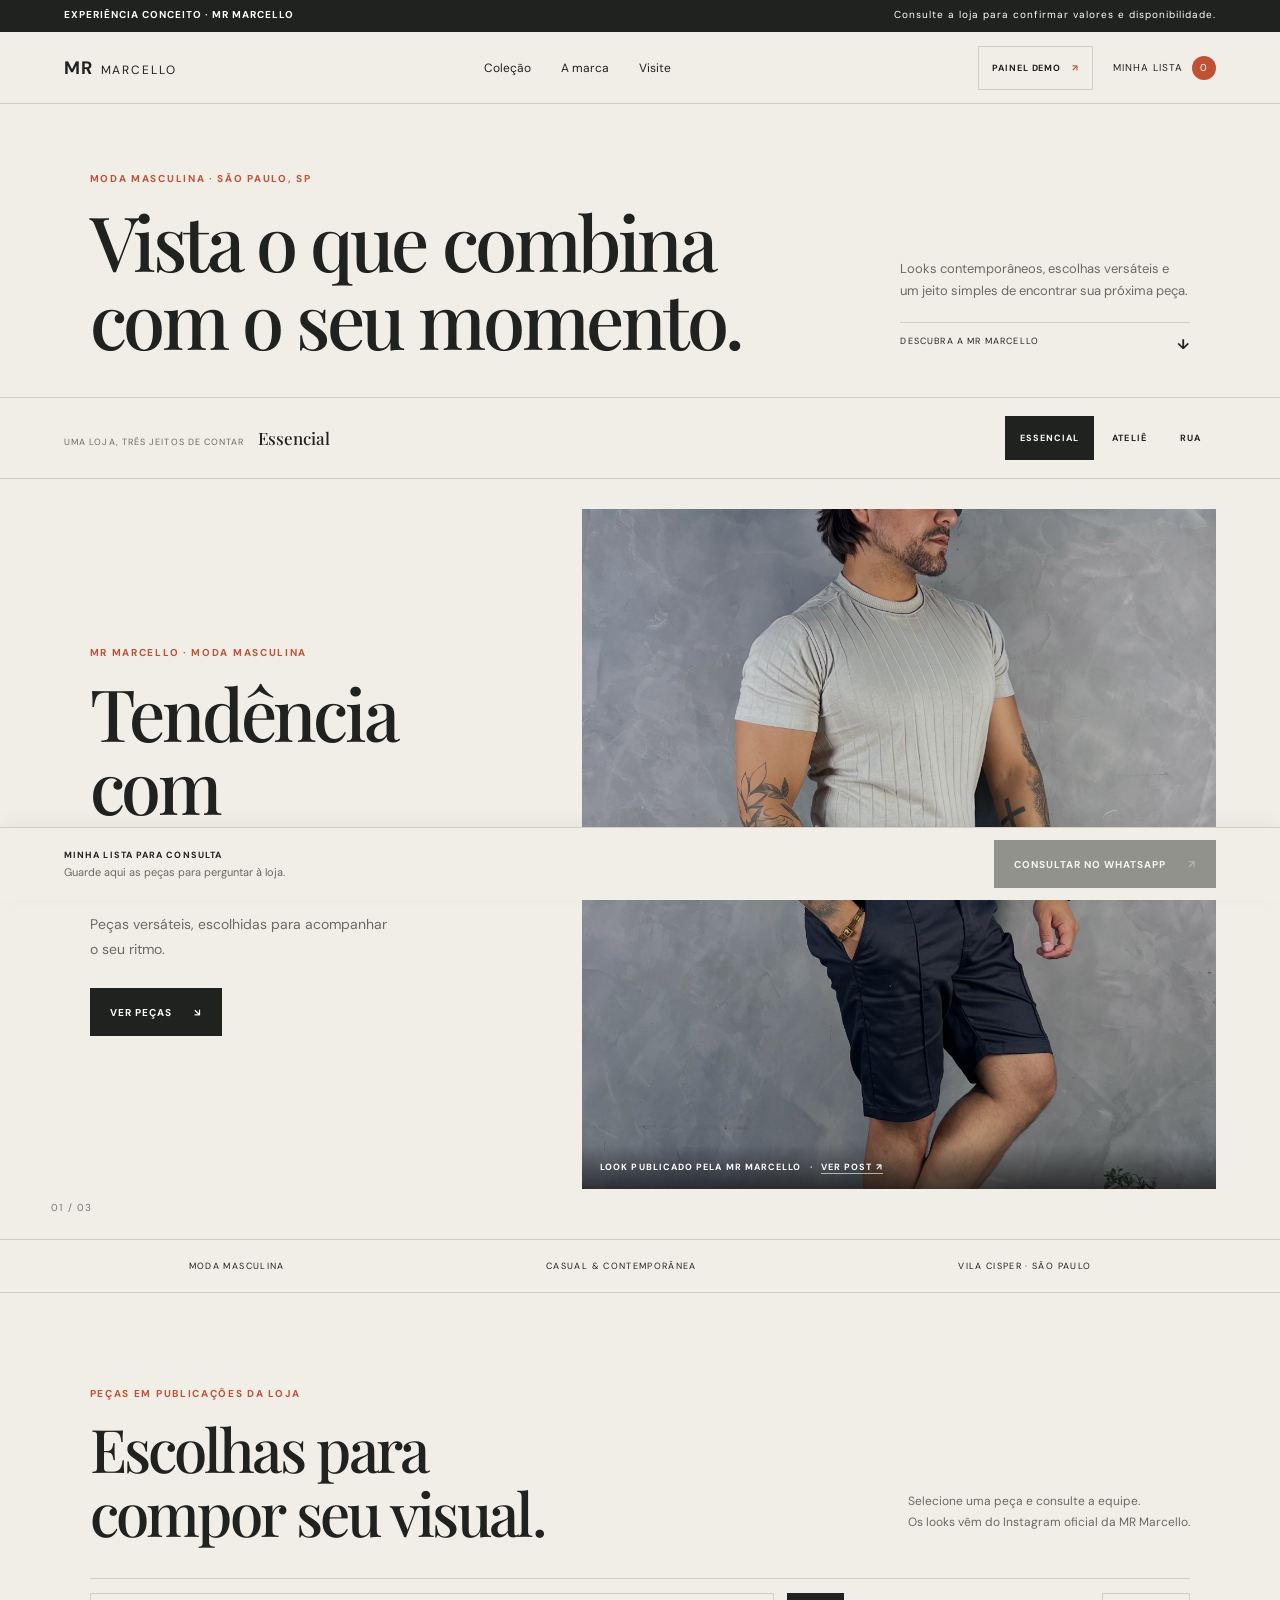
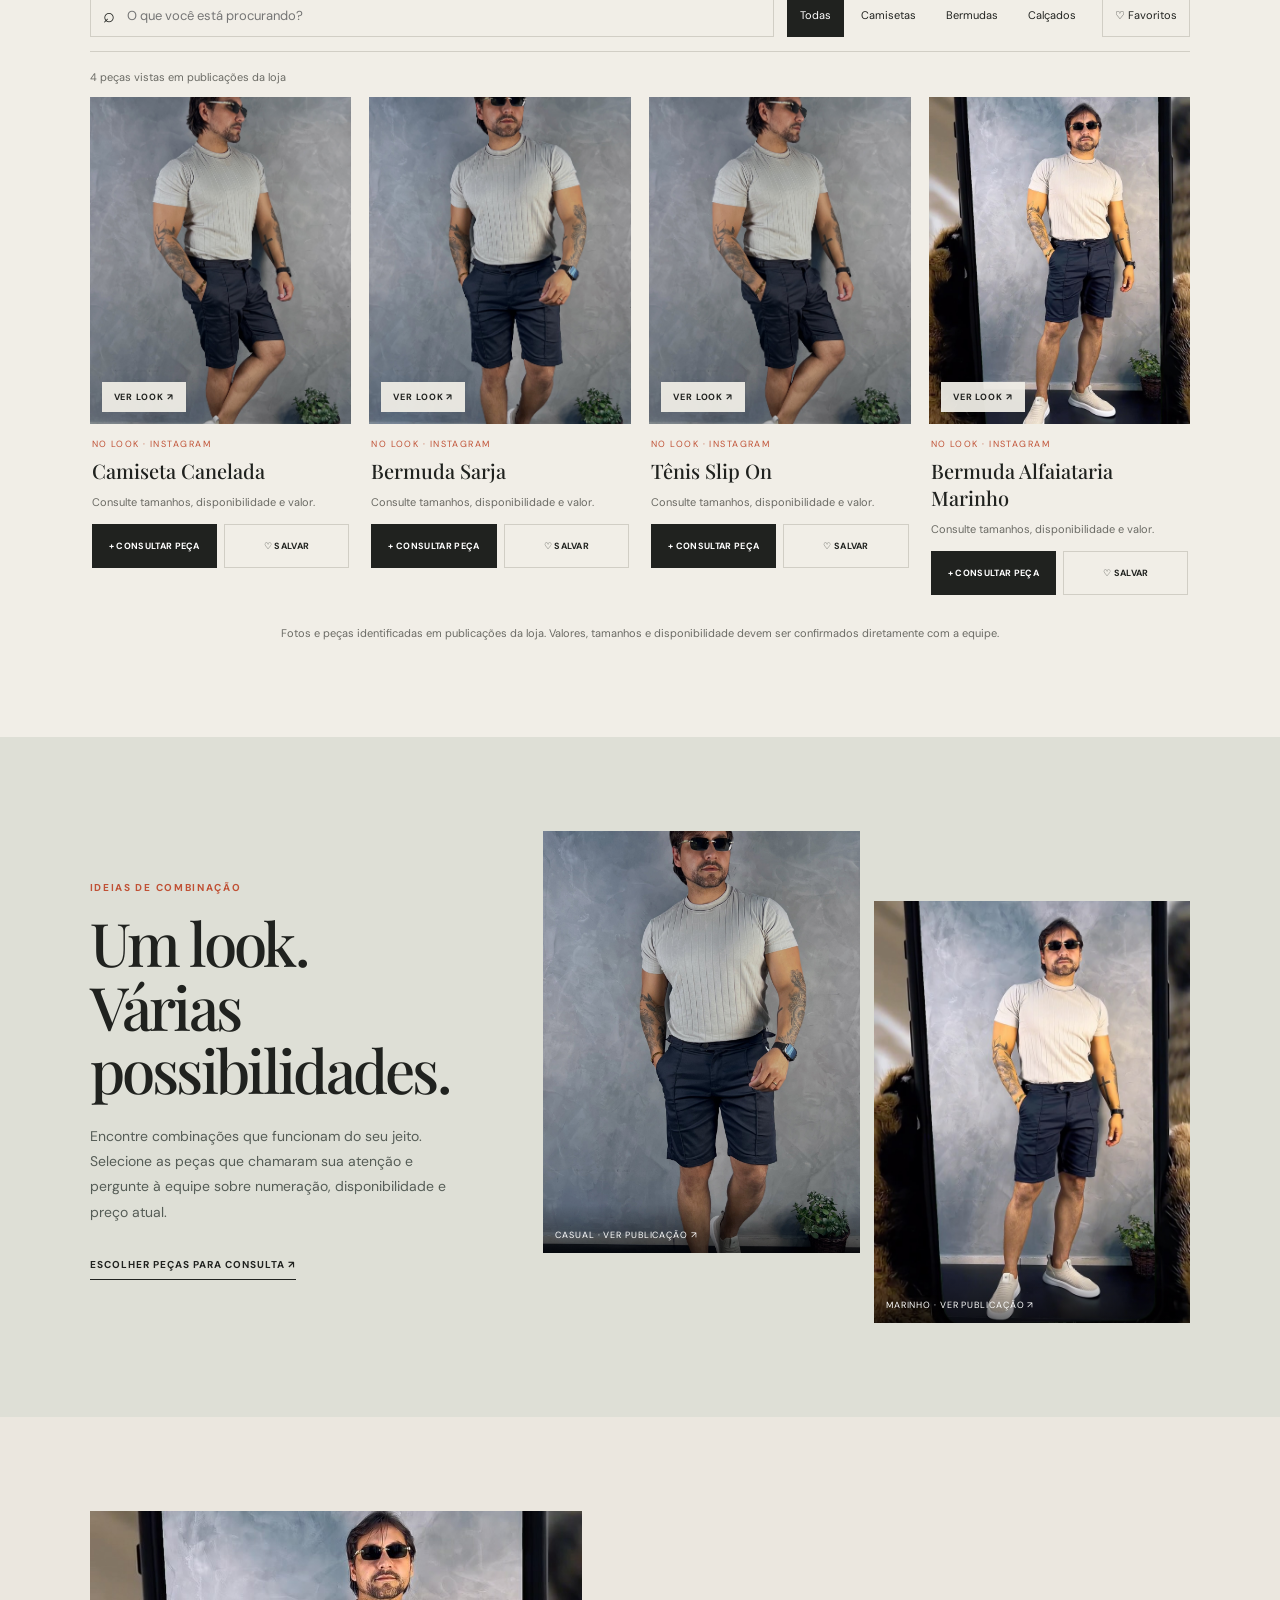
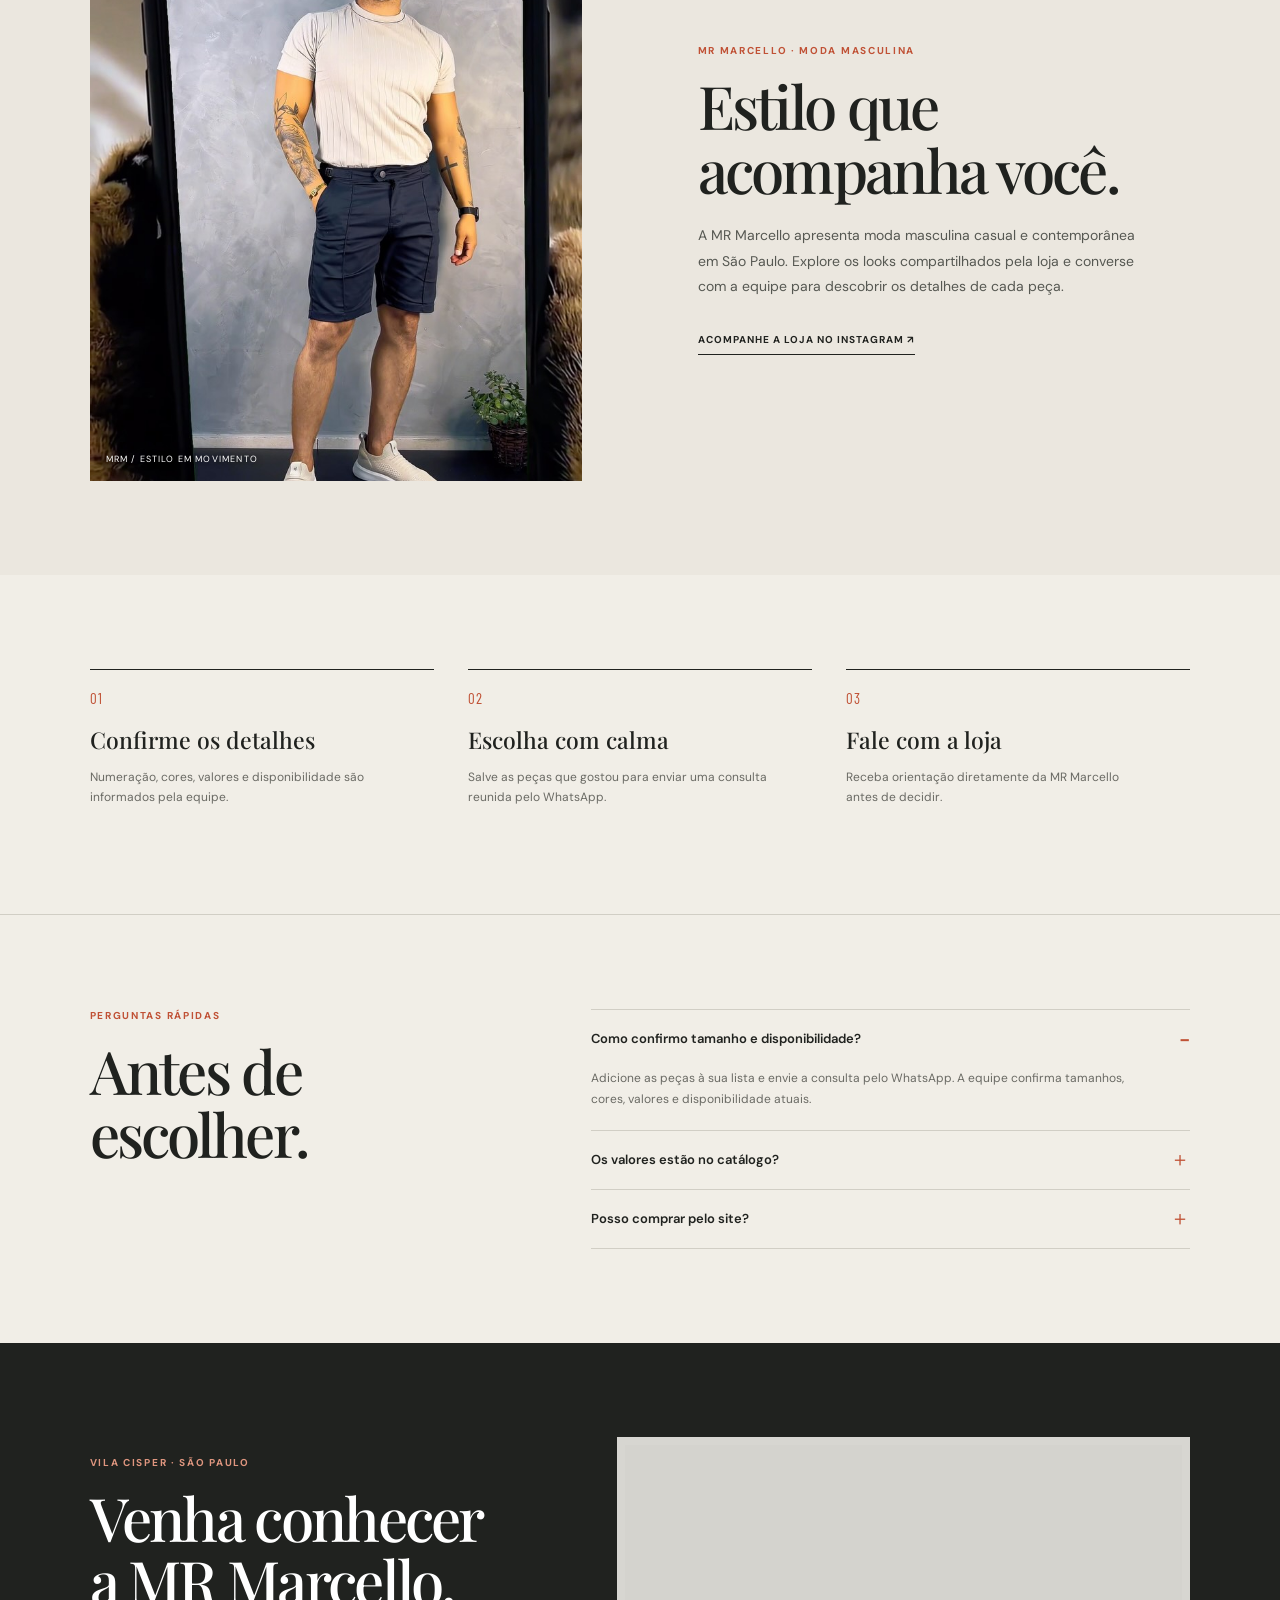
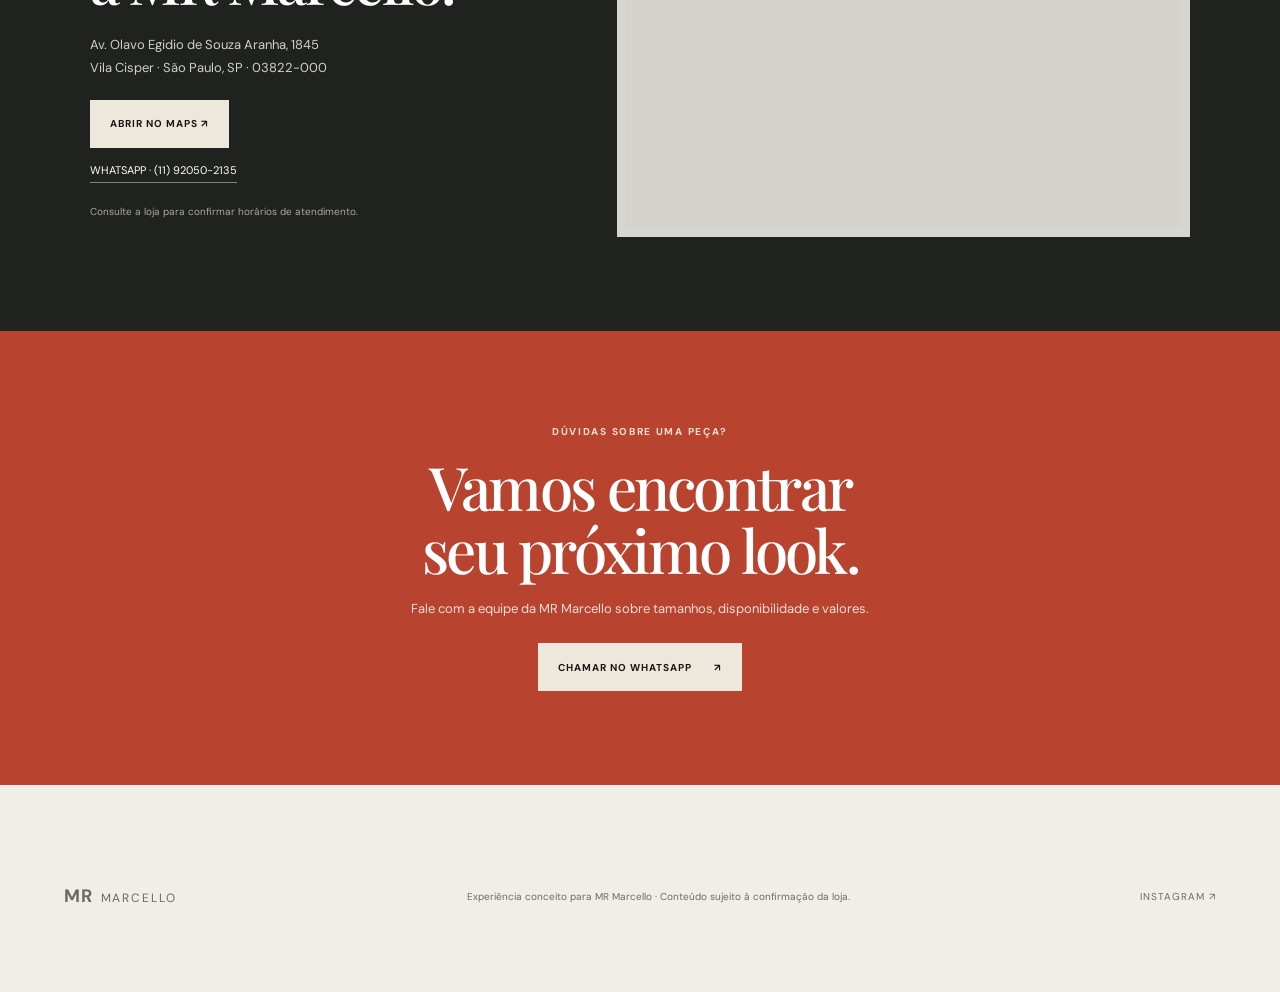
<file: index.html>
<!doctype html>
<html lang="pt-BR">
<head>
  <meta charset="utf-8">
  <meta name="viewport" content="width=device-width, initial-scale=1">
  <meta name="theme-color" content="#f1eee7">
  <meta name="description" content="Descubra os looks da MR Marcello, moda masculina casual e contemporânea em São Paulo. Consulte peças, tamanhos e disponibilidade diretamente com a loja.">
  <meta property="og:type" content="website">
  <meta property="og:title" content="MR Marcello — Tendência com autenticidade">
  <meta property="og:description" content="Conheça os looks em destaque e fale diretamente com a MR Marcello.">
  <meta property="og:image" content="images/look-sarja-1.jpg">
  <title>MR Marcello — Tendência com autenticidade</title>
  <link rel="preconnect" href="https://fonts.googleapis.com">
  <link rel="preconnect" href="https://fonts.gstatic.com" crossorigin>
  <link rel="stylesheet" href="styles.css?v=4">
  <script src="app.js?v=3" defer></script>
</head>
<body data-theme="closet">
  <div id="storefront">
  <a class="skip-link" href="#colecao">Pular para a coleção</a>
  <div class="concept-note"><span>EXPERIÊNCIA CONCEITO · MR MARCELLO</span><span>Consulte a loja para confirmar valores e disponibilidade.</span></div>
  <header class="site-header">
    <a class="wordmark" href="#inicio" aria-label="MR Marcello, início">MR<span>MARCELLO</span></a>
    <nav class="header-links" aria-label="Navegação principal"><a href="#colecao">Coleção</a><a href="#marca">A marca</a><a href="#visite">Visite</a></nav>
    <div class="header-actions"><button id="open-panel" class="panel-trigger" type="button">PAINEL DEMO <span aria-hidden="true">↗</span></button><a class="bag-trigger" href="#sacola">MINHA LISTA <span id="bag-count" aria-live="polite">0</span></a></div>
  </header>
  <main id="inicio">
    <section class="intro">
      <div class="intro-title"><p class="eyebrow">MODA MASCULINA · SÃO PAULO, SP</p><h1>Vista o que combina<br>com o seu momento.</h1></div>
      <div class="intro-side"><p>Looks contemporâneos, escolhas versáteis e um jeito simples de encontrar sua próxima peça.</p><span class="scroll-cue">DESCUBRA A MR MARCELLO <b aria-hidden="true">↓</b></span></div>
    </section>
    <section class="concept-bar" aria-label="Direções visuais do conceito"><div><span>UMA LOJA, TRÊS JEITOS DE CONTAR</span><strong id="direction-label">Essencial</strong></div><div class="concept-switch" role="group" aria-label="Escolha uma direção visual"><button type="button" data-concept="closet" aria-pressed="true">ESSENCIAL</button><button type="button" data-concept="atelier" aria-pressed="false">ATELIÊ</button><button type="button" data-concept="street" aria-pressed="false">RUA</button></div></section>
    <section class="hero" id="hero" aria-label="Apresentação MR Marcello">
      <div class="hero-copy"><p class="eyebrow" id="hero-kicker">MR MARCELLO · MODA MASCULINA</p><h2 id="hero-title">Tendência<br>com autenticidade.</h2><p id="hero-text">Peças versáteis, escolhidas para acompanhar o seu ritmo.</p><a class="button button-dark" href="#colecao">VER PEÇAS <span aria-hidden="true">↘</span></a></div>
      <figure class="hero-image"><img id="hero-image" src="images/look-sarja-1.jpg" alt="Look MR Marcello com camiseta canelada, bermuda de sarja e tênis slip-on" width="2268" height="3024"><figcaption>LOOK PUBLICADO PELA MR MARCELLO <span>·</span> <a href="https://www.instagram.com/mrmarcello_/p/DfKrXdDlLR6/" target="_blank" rel="noopener noreferrer">VER POST ↗</a></figcaption></figure>
      <div class="hero-index" aria-hidden="true">01 / 03</div>
    </section>
    <section class="trust-strip" aria-label="Sobre a loja"><span>MODA MASCULINA</span><span>CASUAL & CONTEMPORÂNEA</span><span>VILA CISPER · SÃO PAULO</span></section>
    <section id="colecao" class="catalog section-pad">
      <div class="section-heading"><div><p class="eyebrow">PEÇAS EM PUBLICAÇÕES DA LOJA</p><h2>Escolhas para<br>compor seu visual<span>.</span></h2></div><p>Selecione uma peça e consulte a equipe.<br>Os looks vêm do Instagram oficial da MR Marcello.</p></div>
      <div class="catalog-tools"><label class="search-box"><span aria-hidden="true">⌕</span><span class="sr-only">Buscar peças</span><input id="search" type="search" placeholder="O que você está procurando?" autocomplete="off"></label><div id="category-filters" class="category-filters" role="group" aria-label="Filtrar por categoria"><button type="button" data-category="all" aria-pressed="true">Todas</button><button type="button" data-category="tops" aria-pressed="false">Camisetas</button><button type="button" data-category="bottoms" aria-pressed="false">Bermudas</button><button type="button" data-category="shoes" aria-pressed="false">Calçados</button></div><button id="favorites-filter" class="favorites-filter" type="button" aria-pressed="false">♡ Favoritos</button></div>
      <p id="result-count" class="result-count" aria-live="polite"></p>
      <div id="product-grid" class="product-grid"></div>
      <p class="catalog-note">Fotos e peças identificadas em publicações da loja. Valores, tamanhos e disponibilidade devem ser confirmados diretamente com a equipe.</p>
    </section>
    <section class="complete-look section-pad" aria-labelledby="look-title"><div class="complete-look-copy"><p class="eyebrow">IDEIAS DE COMBINAÇÃO</p><h2 id="look-title">Um look.<br>Várias possibilidades.</h2><p>Encontre combinações que funcionam do seu jeito. Selecione as peças que chamaram sua atenção e pergunte à equipe sobre numeração, disponibilidade e preço atual.</p><a class="text-link" href="#colecao">ESCOLHER PEÇAS PARA CONSULTA ↗</a></div><div class="look-pair"><a href="https://www.instagram.com/mrmarcello_/p/DfKrXdDlLR6/" target="_blank" rel="noopener noreferrer"><img src="images/look-sarja-2.jpg" alt="Outra vista do look MR Marcello com bermuda de sarja" width="2268" height="3024" loading="lazy"><span>CASUAL · VER PUBLICAÇÃO ↗</span></a><a href="https://www.instagram.com/mrmarcello_/reel/DfH0HmzhBGS/" target="_blank" rel="noopener noreferrer"><img src="images/look-marinho.jpg" alt="Look MR Marcello com bermuda de alfaiataria marinho" width="720" height="1280" loading="lazy"><span>MARINHO · VER PUBLICAÇÃO ↗</span></a></div></section>
    <section id="marca" class="brand-story section-pad"><div class="story-image"><img src="images/look-marinho.jpg" alt="Look casual contemporâneo da MR Marcello" width="720" height="1280" loading="lazy"><span>MRM / ESTILO EM MOVIMENTO</span></div><div class="story-copy"><p class="eyebrow">MR MARCELLO · MODA MASCULINA</p><h2>Estilo que<br>acompanha você.</h2><p>A MR Marcello apresenta moda masculina casual e contemporânea em São Paulo. Explore os looks compartilhados pela loja e converse com a equipe para descobrir os detalhes de cada peça.</p><a class="text-link" href="https://www.instagram.com/mrmarcello_/" target="_blank" rel="noopener noreferrer">ACOMPANHE A LOJA NO INSTAGRAM ↗</a></div></section>
    <section class="service-note section-pad" aria-label="Informações sobre compras"><div><span class="service-symbol" aria-hidden="true">01</span><h3>Confirme os detalhes</h3><p>Numeração, cores, valores e disponibilidade são informados pela equipe.</p></div><div><span class="service-symbol" aria-hidden="true">02</span><h3>Escolha com calma</h3><p>Salve as peças que gostou para enviar uma consulta reunida pelo WhatsApp.</p></div><div><span class="service-symbol" aria-hidden="true">03</span><h3>Fale com a loja</h3><p>Receba orientação diretamente da MR Marcello antes de decidir.</p></div></section>
    <section class="faq section-pad" aria-labelledby="faq-title"><div class="faq-heading"><p class="eyebrow">PERGUNTAS RÁPIDAS</p><h2 id="faq-title">Antes de escolher.</h2></div><div class="faq-list"><div class="faq-item"><button type="button" data-accordion aria-expanded="true">Como confirmo tamanho e disponibilidade?<span aria-hidden="true">−</span></button><div class="faq-answer"><p>Adicione as peças à sua lista e envie a consulta pelo WhatsApp. A equipe confirma tamanhos, cores, valores e disponibilidade atuais.</p></div></div><div class="faq-item"><button type="button" data-accordion aria-expanded="false">Os valores estão no catálogo?<span aria-hidden="true">＋</span></button><div class="faq-answer" hidden><p>Este conceito não exibe preços, pois os valores atuais precisam ser confirmados pela própria loja. Consulte diretamente a MR Marcello.</p></div></div><div class="faq-item"><button type="button" data-accordion aria-expanded="false">Posso comprar pelo site?<span aria-hidden="true">＋</span></button><div class="faq-answer" hidden><p>Este catálogo ajuda você a descobrir peças e conversar com a equipe. Pagamento, entrega e troca não estão configurados nesta demonstração.</p></div></div></div></section>
    <section id="visite" class="visit section-pad"><div class="visit-copy"><p class="eyebrow">VILA CISPER · SÃO PAULO</p><h2>Venha conhecer<br>a MR Marcello.</h2><p>Av. Olavo Egidio de Souza Aranha, 1845<br>Vila Cisper · São Paulo, SP · 03822-000</p><div class="visit-actions"><a class="button button-light" href="https://www.google.com/maps/search/?api=1&query=MR+Marcello%2C+Av.+Olavo+Egidio+de+Souza+Aranha%2C+1845%2C+S%C3%A3o+Paulo" target="_blank" rel="noopener noreferrer">ABRIR NO MAPS ↗</a><a class="visit-phone" href="https://wa.me/5511920502135" target="_blank" rel="noopener noreferrer">WHATSAPP · (11) 92050-2135</a></div><small>Consulte a loja para confirmar horários de atendimento.</small></div><div class="map-frame"><iframe title="Mapa da região da MR Marcello, Vila Cisper, São Paulo" src="https://maps.google.com/maps?q=Av.%20Olavo%20Egidio%20de%20Souza%20Aranha%2C%201845%2C%20Vila%20Cisper%2C%20S%C3%A3o%20Paulo&t=&z=15&ie=UTF8&iwloc=&output=embed" loading="lazy" referrerpolicy="no-referrer-when-downgrade"></iframe></div></section>
    <section id="contato" class="contact section-pad"><p class="eyebrow">DÚVIDAS SOBRE UMA PEÇA?</p><h2>Vamos encontrar<br>seu próximo look.</h2><p>Fale com a equipe da MR Marcello sobre tamanhos, disponibilidade e valores.</p><a class="button button-light" href="https://wa.me/5511920502135" target="_blank" rel="noopener noreferrer">CHAMAR NO WHATSAPP <span aria-hidden="true">↗</span></a></section>
  </main>
  <aside id="sacola" class="bag-dock" aria-label="Peças para consultar"><div><strong>MINHA LISTA PARA CONSULTA</strong><span id="bag-summary">Guarde aqui as peças para perguntar à loja.</span><span id="bag-status" class="sr-only" aria-live="polite">Sua lista está vazia</span></div><button id="whatsapp-inquiry" type="button" class="button button-dark" disabled>CONSULTAR NO WHATSAPP <span aria-hidden="true">↗</span></button></aside>
  <footer><a class="wordmark" href="#inicio">MR<span>MARCELLO</span></a><span>Experiência conceito para MR Marcello · Conteúdo sujeito à confirmação da loja.</span><a href="https://www.instagram.com/mrmarcello_/" target="_blank" rel="noopener noreferrer">INSTAGRAM ↗</a></footer>
  </div>
  <section id="panel-app" class="admin-preview" aria-label="Painel demonstrativo MR Marcello" hidden>
    <header class="admin-topbar" tabindex="-1">
      <span class="admin-brand" aria-label="Painel da loja MR Marcello"><span aria-hidden="true">MR</span> MARCELLO <small>PAINEL DA LOJA</small></span>
      <div class="admin-top-actions"><span class="demo-pill"><i aria-hidden="true"></i> DEMONSTRAÇÃO · DADOS FICTÍCIOS</span><button id="close-panel" class="admin-back" type="button">← VOLTAR À LOJA</button></div>
    </header>
    <div class="admin-layout">
      <aside class="admin-sidebar" aria-label="Navegação do painel">
        <p class="admin-side-label">ACOMPANHAMENTO</p>
        <button class="admin-nav is-active" type="button" data-panel-view="overview" aria-controls="panel-overview" aria-current="page"><span aria-hidden="true">▦</span> Visão geral</button>
        <button class="admin-nav" type="button" data-panel-view="products" aria-controls="panel-products"><span aria-hidden="true">◇</span> Produtos <b id="admin-product-count">05</b></button>
        <div class="admin-side-note"><span>MRM / 01</span><p>Uma visão simples para cuidar da vitrine e acompanhar o interesse pelas peças.</p></div>
      </aside>
      <main class="admin-content">
        <a class="admin-skip-link" href="#panel-title">Pular para o conteúdo do painel</a>
        <div class="admin-notice"><span aria-hidden="true">i</span><p><strong>Prévia do painel:</strong> informações e números são exemplos para demonstrar a experiência. Nada aqui representa vendas, visitas ou estoque real da MR Marcello.</p></div>

        <section id="panel-overview" class="admin-view" data-panel-page="overview">
          <div class="admin-heading"><div><p class="admin-kicker">MR MARCELLO · RESUMO DA LOJA</p><h1 id="panel-title">A vitrine, em um só lugar.</h1><p>Veja o que chama atenção, quais peças tiveram saída e o que pode precisar de uma nova olhada.</p></div><span class="period-label">PERÍODO DE EXEMPLO · 30 DIAS</span></div>
          <div class="metric-grid" aria-label="Indicadores demonstrativos">
            <article class="metric-card"><span>VISITAS À VITRINE</span><strong>1.284</strong><small><i>↗</i> pessoas explorando os looks</small></article>
            <article class="metric-card"><span>VISUALIZAÇÕES DE PEÇAS</span><strong data-metric-views>552</strong><small>total no catálogo · exemplo</small></article>
            <article class="metric-card metric-highlight"><span>UNIDADES VENDIDAS</span><strong data-metric-sold>23</strong><small>registros de demonstração</small></article>
            <article class="metric-card"><span>SEM SAÍDA REGISTRADA</span><strong data-metric-no-sales>02</strong><small>peças para revisar ou destacar</small></article>
          </div>
          <div class="admin-main-grid">
            <article class="admin-card attention-card"><div class="admin-card-heading"><div><p class="admin-kicker">INTERESSE NAS PEÇAS</p><h2>O que chamou atenção.</h2></div><span>VISTAS · EXEMPLO</span></div><div id="interest-chart" class="interest-chart"></div><p class="admin-card-footnote">Na operação real, esse resumo dependeria dos acessos medidos na vitrine.</p></article>
            <article class="admin-card highlight-card"><p class="admin-kicker">UMA LEITURA SIMPLES</p><h2>Mais procurada<br>nesta amostra.</h2><div class="highlight-product"><img id="highlight-product-image" src="images/look-sarja-1.jpg" alt=""><span id="highlight-product-fallback" class="highlight-fallback" hidden>MR</span><div><strong id="highlight-product-name">Camiseta Canelada</strong><span><b id="highlight-product-views">184</b> visualizações de exemplo</span></div></div><p>Essa visão ajuda a equipe a notar quais peças despertam interesse e quais talvez precisem de fotos ou destaque atualizado.</p><button class="quiet-link" type="button" data-open-products>VER PEÇAS DO CATÁLOGO ↗</button></article>
          </div>
          <article class="admin-card admin-products-card"><div class="admin-card-heading"><div><p class="admin-kicker">CATÁLOGO DE EXEMPLO</p><h2>Saída por peça.</h2></div><button type="button" class="admin-add-button" data-add-product>+ ADICIONAR PRODUTO</button></div><div class="product-table-wrap"><table class="admin-product-table"><thead><tr><th>PEÇA</th><th>VISUALIZAÇÕES</th><th>VENDIDAS</th><th>SITUAÇÃO</th></tr></thead><tbody id="overview-product-rows"></tbody></table></div><p class="admin-card-footnote">Nomes aparecem em publicações da loja; os números ao lado são fictícios e servem apenas para mostrar como o painel poderia organizar os dados.</p></article>
        </section>

        <section id="panel-products" class="admin-view" data-panel-page="products" hidden>
          <div class="admin-heading product-heading"><div><p class="admin-kicker">MR MARCELLO · ORGANIZAÇÃO DA VITRINE</p><h1 id="panel-products-title" tabindex="-1">Produtos e peças.</h1><p>Inclua uma peça na simulação e visualize como o catálogo poderia ser atualizado pela própria equipe.</p></div><button type="button" class="admin-add-button admin-add-main" data-add-product>+ ADICIONAR PRODUTO</button></div>
          <div class="product-management-note"><strong>Você controla a vitrine.</strong><span>Na demonstração, novos itens ficam salvos somente neste navegador. Ainda não são publicados na loja.</span></div>
          <div class="product-table-wrap product-manage-wrap"><table class="admin-product-table"><thead><tr><th>PEÇA</th><th>VISUALIZAÇÕES</th><th>VENDIDAS</th><th>SITUAÇÃO</th><th>AÇÕES</th></tr></thead><tbody id="manage-product-rows"></tbody></table></div>
          <p class="admin-card-footnote">Os dados de exemplo não são conectados ao Instagram, WhatsApp, Clarity ou sistema de vendas. Uma operação real precisa ser definida com a loja.</p>
        </section>
      </main>
    </div>
    <footer class="admin-footer"><span>MR MARCELLO · PRÉVIA CONCEITUAL</span><span>DEMONSTRAÇÃO VISUAL · SEM DADOS OU PUBLICAÇÃO REAL</span></footer>
  </section>
  <dialog id="add-product-dialog" class="add-product-dialog" aria-labelledby="add-product-title">
    <form id="add-product-form" method="dialog">
      <button id="form-close" class="form-close" type="button" aria-label="Fechar formulário">×</button>
      <input id="demo-product-id" name="id" type="hidden">
      <p class="admin-kicker">PAINEL DA LOJA · DEMONSTRAÇÃO</p><h2 id="add-product-title">Adicionar uma peça.</h2><p id="product-form-intro" class="form-intro">Este cadastro de exemplo fica salvo só neste navegador.</p>
      <label for="demo-product-name">Nome da peça</label><input id="demo-product-name" name="name" type="text" maxlength="60" placeholder="Ex.: Camisa de linho" required>
      <label for="demo-product-category">Categoria</label><select id="demo-product-category" name="category" required><option value="Camisetas">Camisetas</option><option value="Bermudas">Bermudas</option><option value="Calçados">Calçados</option><option value="Camisas">Camisas</option><option value="Acessórios">Acessórios</option></select>
      <label for="demo-product-note">Nota para a equipe <span>(opcional)</span></label><textarea id="demo-product-note" name="note" maxlength="160" rows="3" placeholder="Ex.: Checar fotos e cores antes de publicar"></textarea>
      <div class="form-actions"><button type="button" class="form-cancel" id="cancel-add-product">Cancelar</button><button id="product-form-submit" type="submit" class="admin-add-button">ADICIONAR À DEMONSTRAÇÃO ↗</button></div>
    </form>
  </dialog>
  <div id="admin-toast" class="admin-toast" role="status" aria-live="polite"></div>
</body>
</html>
</file>
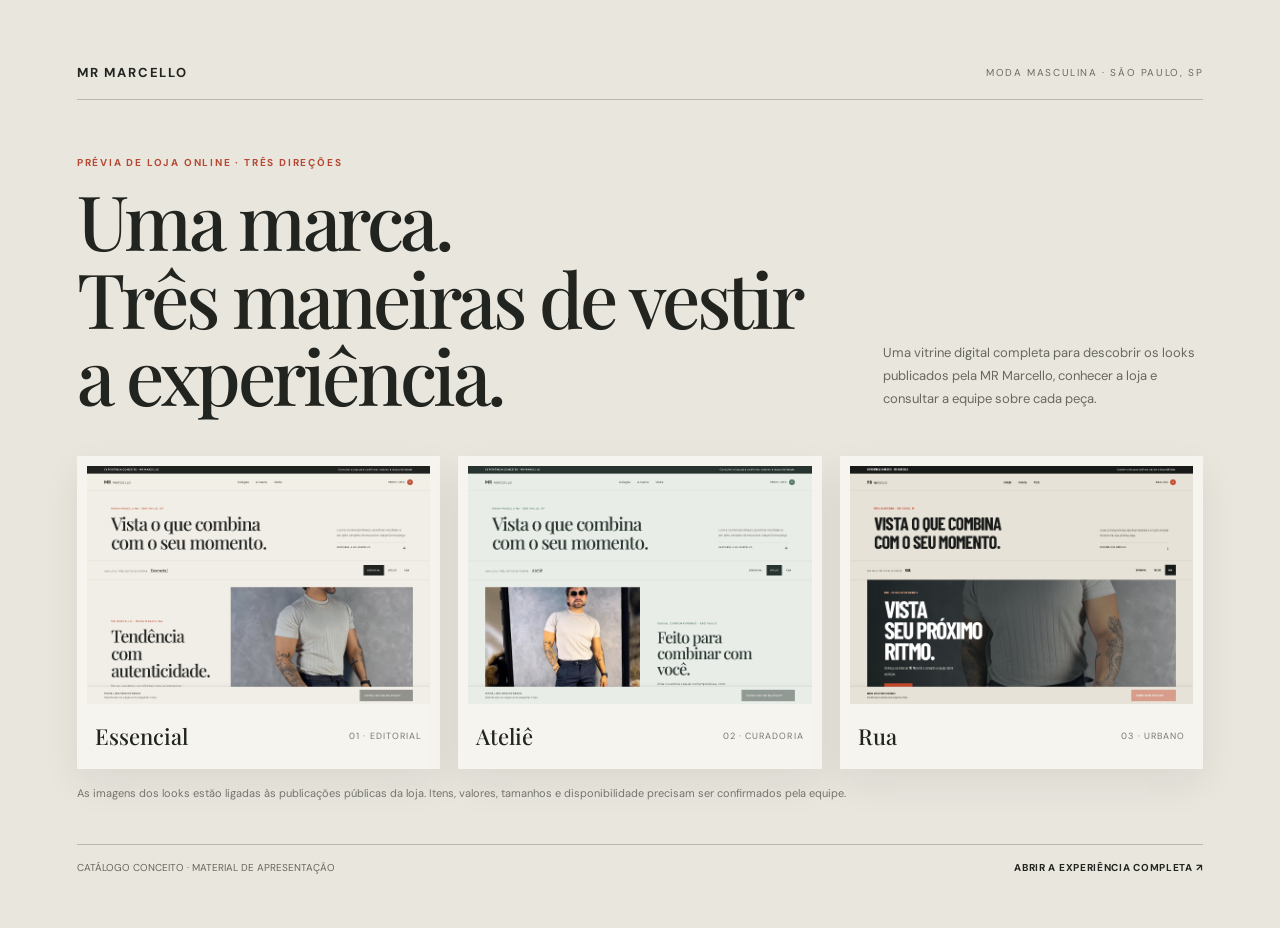
<file: prancha.html>
<!doctype html>
<html lang="pt-BR">
<head><meta charset="utf-8"><meta name="viewport" content="width=device-width,initial-scale=1"><meta name="theme-color" content="#f1eee7"><title>MR Marcello — Prancha de direções</title>
<style>
@import url('https://fonts.googleapis.com/css2?family=DM+Sans:wght@400;500;600;700&family=Playfair+Display:wght@500;600&display=swap');
*{box-sizing:border-box}body{margin:0;background:#e9e6de;color:#22241f;font-family:'DM Sans',Arial,sans-serif}.sheet{max-width:1720px;margin:auto;padding:64px 6vw 54px}.top{display:flex;justify-content:space-between;align-items:center;border-bottom:1px solid #bdb9ae;padding-bottom:18px}.mark{font-weight:700;letter-spacing:.14em;font-size:13px}.tag{font-size:10px;letter-spacing:.16em;color:#6a6b64}.intro{display:flex;justify-content:space-between;align-items:end;gap:40px;padding:56px 0 42px}.kicker{font-size:10px;color:#b54832;font-weight:700;letter-spacing:.18em}.intro h1{font:500 clamp(42px,6vw,76px)/1.02 'Playfair Display',Georgia,serif;letter-spacing:-.045em;margin:12px 0 0;max-width:780px}.intro p{max-width:320px;color:#676961;font-size:13px;line-height:1.75;margin:0 0 3px}.grid{display:grid;grid-template-columns:repeat(3,minmax(0,1fr));gap:18px}.card{background:#f6f4ef;padding:10px 10px 18px;box-shadow:0 14px 36px #21231a12}.card img{width:100%;height:auto;aspect-ratio:1.44;object-fit:cover;object-position:top;display:block;background:#ddd}.cap{display:flex;justify-content:space-between;align-items:center;gap:14px;padding:17px 8px 0}.cap h2{font:500 22px 'Playfair Display',Georgia,serif;margin:0}.cap span{font-size:9px;letter-spacing:.12em;color:#77786f}.foot{display:flex;justify-content:space-between;align-items:center;border-top:1px solid #bdb9ae;margin-top:42px;padding-top:16px;color:#66675f;font-size:10px}.foot a{color:#22241f;text-decoration:none;font-weight:700;letter-spacing:.07em}.note{font-size:11px;color:#73746c;line-height:1.65;margin:15px 0 0}
</style></head><body><main class="sheet"><header class="top"><span class="mark">MR MARCELLO</span><span class="tag">MODA MASCULINA · SÃO PAULO, SP</span></header><section class="intro"><div><div class="kicker">PRÉVIA DE LOJA ONLINE · TRÊS DIREÇÕES</div><h1>Uma marca.<br>Três maneiras de vestir a experiência.</h1></div><p>Uma vitrine digital completa para descobrir os looks publicados pela MR Marcello, conhecer a loja e consultar a equipe sobre cada peça.</p></section><section class="grid" aria-label="Três direções visuais"><article class="card"><img src="images/marcello-direcao-essencial.png" alt="Captura de tela da direção Essencial do catálogo MR Marcello"><div class="cap"><h2>Essencial</h2><span>01 · EDITORIAL</span></div></article><article class="card"><img src="images/marcello-direcao-atelie.png" alt="Captura de tela da direção Ateliê do catálogo MR Marcello"><div class="cap"><h2>Ateliê</h2><span>02 · CURADORIA</span></div></article><article class="card"><img src="images/marcello-direcao-rua.png" alt="Captura de tela da direção Rua do catálogo MR Marcello"><div class="cap"><h2>Rua</h2><span>03 · URBANO</span></div></article></section><p class="note">As imagens dos looks estão ligadas às publicações públicas da loja. Itens, valores, tamanhos e disponibilidade precisam ser confirmados pela equipe.</p><footer class="foot"><span>CATÁLOGO CONCEITO · MATERIAL DE APRESENTAÇÃO</span><a href="./">ABRIR A EXPERIÊNCIA COMPLETA ↗</a></footer></main></body></html>
</file>
<file: styles.css>
@import url('https://fonts.googleapis.com/css2?family=Barlow+Condensed:wght@500;600;700;800&family=DM+Sans:wght@400;500;600;700&family=Playfair+Display:wght@500;600&display=swap');
:root{font-family:'DM Sans',Arial,sans-serif;color:#20221f;background:#f1eee7;font-synthesis:none;text-rendering:optimizeLegibility;--paper:#f1eee7;--ink:#20221f;--accent:#c05135;--line:#d1cec5;--muted:#6a6a64;--serif:'Playfair Display',Georgia,serif;--condensed:'Barlow Condensed','Arial Narrow',sans-serif}*{box-sizing:border-box}html{scroll-behavior:smooth;scroll-padding-top:82px}body{margin:0;background:var(--paper);color:var(--ink);transition:background .35s,color .35s}button,input,a{font:inherit}a{color:inherit}button{color:inherit}.skip-link{position:absolute;top:-100px;left:12px;background:var(--ink);color:white;padding:12px;z-index:20}.skip-link:focus{top:8px}.sr-only{position:absolute;width:1px;height:1px;padding:0;margin:-1px;overflow:hidden;clip:rect(0,0,0,0);white-space:nowrap;border:0}.concept-note{min-height:32px;padding:8px 5vw;display:flex;justify-content:space-between;gap:12px;background:var(--ink);color:#fff;font-size:10px;letter-spacing:.1em}.concept-note span:first-child{font-weight:700}.site-header{height:72px;padding:0 5vw;display:flex;align-items:center;justify-content:space-between;border-bottom:1px solid var(--line);position:sticky;top:0;z-index:8;background:color-mix(in srgb,var(--paper) 95%,transparent);backdrop-filter:blur(10px)}.wordmark{text-decoration:none;font-weight:700;letter-spacing:.07em;font-size:18px}.wordmark span{font-weight:400;margin-left:7px;font-size:12px;letter-spacing:.16em}.header-links{display:flex;gap:30px}.header-links a{text-decoration:none;font-size:12px}.bag-trigger{display:inline-flex;align-items:center;gap:9px;text-decoration:none;font-size:10px;letter-spacing:.1em}.bag-trigger span{display:inline-grid;place-items:center;width:24px;height:24px;border-radius:50%;background:var(--accent);color:#fff}.intro{max-width:1500px;margin:auto;padding:68px 7vw 40px;display:flex;align-items:end;justify-content:space-between;gap:30px}.eyebrow{font-size:10px;font-weight:700;letter-spacing:.17em;color:var(--accent);margin:0 0 17px}.intro h1,.hero h2,.section-heading h2,.story-copy h2,.contact h2,.complete-look h2,.faq h2,.visit h2{font-family:var(--serif);font-weight:500;letter-spacing:-.045em}.intro h1{font-size:clamp(42px,6.4vw,76px);line-height:1.02;margin:0}.intro-side{max-width:290px;padding-bottom:4px}.intro-side p{font-size:13px;line-height:1.7;color:var(--muted);margin:0 0 20px}.scroll-cue{display:flex;justify-content:space-between;gap:30px;font-size:9px;letter-spacing:.13em;border-top:1px solid var(--line);padding-top:12px}.scroll-cue b{font-size:14px}.concept-bar{max-width:1500px;margin:auto;padding:18px 5vw;display:flex;align-items:center;justify-content:space-between;gap:16px;border-block:1px solid var(--line)}.concept-bar>div:first-child{display:flex;align-items:baseline;gap:14px}.concept-bar>div:first-child span{font-size:9px;letter-spacing:.12em;color:var(--muted)}.concept-bar>div:first-child strong{font-family:var(--serif);font-size:17px;font-weight:500}.concept-switch{display:flex;gap:3px}.concept-switch button{border:1px solid transparent;background:transparent;padding:11px 14px;font-size:9px;font-weight:700;letter-spacing:.12em;cursor:pointer;min-height:44px}.concept-switch button[aria-pressed=true]{border-color:var(--ink);background:var(--ink);color:white}.hero{max-width:1500px;margin:0 auto;padding:30px 5vw 50px;display:grid;grid-template-columns:.78fr 1.22fr;min-height:520px;position:relative}.hero-copy{align-self:center;padding:24px 6vw 40px 2vw}.hero h2{font-size:clamp(42px,6vw,72px);line-height:1.01;margin:0 0 18px}.hero-copy>p:not(.eyebrow){color:var(--muted);font-size:14px;max-width:300px;line-height:1.75;margin:0 0 27px}.hero-image{margin:0;position:relative;min-height:460px;overflow:hidden;background:#d9d5cb}.hero-image img{width:100%;height:100%;min-height:460px;max-height:680px;object-fit:cover;object-position:center 37%;display:block}.hero-image figcaption{position:absolute;bottom:0;left:0;right:0;padding:16px 18px;background:linear-gradient(transparent,#111a);color:white;font-size:9px;font-weight:700;letter-spacing:.12em}.hero-image figcaption span{padding:0 5px}.hero-image figcaption a{text-decoration:none;border-bottom:1px solid #fff9}.hero-index{position:absolute;bottom:25px;left:4vw;font-size:10px;letter-spacing:.12em;color:#777}.button{min-height:48px;display:inline-flex;align-items:center;justify-content:center;gap:22px;padding:0 20px;text-decoration:none;border:0;font-size:10px;letter-spacing:.1em;font-weight:700;cursor:pointer}.button-dark{background:var(--ink);color:white}.button-light{background:#eee8dc;color:#171715}.button:disabled{opacity:.45;cursor:not-allowed}.button:focus-visible,button:focus-visible,a:focus-visible,input:focus-visible{outline:3px solid #bc783e;outline-offset:3px}.trust-strip{border-block:1px solid var(--line);display:flex;justify-content:space-around;gap:12px;padding:20px 5vw;font-size:9px;letter-spacing:.15em}.section-pad{padding:94px 7vw}.catalog{max-width:1500px;margin:auto}.section-heading{display:flex;justify-content:space-between;align-items:end;margin-bottom:34px}.section-heading h2,.story-copy h2,.contact h2,.complete-look h2,.faq h2,.visit h2{font-size:clamp(38px,5vw,60px);line-height:1.06;margin:0}.section-heading>p{font-size:12px;color:var(--muted);line-height:1.7}.catalog-tools{display:flex;align-items:center;gap:13px;flex-wrap:wrap;border-block:1px solid var(--line);padding:14px 0}.search-box{height:44px;display:flex;align-items:center;gap:10px;padding:0 12px;border:1px solid var(--line);min-width:220px;flex:1}.search-box>span:first-child:not(.sr-only){font-size:20px}.search-box input{border:0;background:transparent;outline:0;width:100%;min-width:0;font-size:13px}.category-filters{display:flex;gap:4px;flex-wrap:wrap}.category-filters button,.favorites-filter{min-height:44px;background:transparent;border:1px solid transparent;padding:0 12px;font-size:11px;cursor:pointer}.category-filters button[aria-pressed=true],.favorites-filter[aria-pressed=true]{background:var(--ink);color:white}.favorites-filter{border-color:var(--line)}.result-count{min-height:15px;color:var(--muted);font-size:11px;margin:18px 0 12px}.product-grid{display:grid;grid-template-columns:repeat(4,minmax(0,1fr));gap:18px}.product-card{min-width:0}.product-photo{position:relative;display:block;background:#e6e1d8;overflow:hidden;aspect-ratio:4/5}.product-photo img{width:100%;height:100%;object-fit:cover;object-position:center 35%;display:block;transition:transform .5s}.product-card:hover .product-photo img{transform:scale(1.025)}.photo-source{position:absolute;bottom:12px;left:12px;background:#f1eee7ef;padding:9px 12px;font-size:9px;font-weight:700;letter-spacing:.1em}.product-meta{padding:14px 2px 0}.product-meta>p{font-size:9px;letter-spacing:.16em;color:var(--accent);margin:0 0 7px;text-transform:uppercase}.product-meta h3{font-family:var(--serif);font-size:20px;font-weight:500;margin:0 0 6px}.product-meta>span{font-size:11px;color:var(--muted);line-height:1.5}.product-actions{display:flex;gap:7px;margin-top:13px}.product-actions button{flex:1;min-height:44px;text-align:center;display:grid;place-items:center;padding:7px;border:1px solid var(--ink);background:transparent;font-size:9px;font-weight:700;letter-spacing:.035em;cursor:pointer}.product-actions button:first-child{background:var(--ink);color:white}.product-actions button[aria-pressed=true]{background:var(--accent);border-color:var(--accent)}.product-actions .favorite-button{background:transparent;color:var(--ink);border-color:var(--line)}.product-actions .favorite-button[aria-pressed=true]{color:var(--accent);border-color:var(--accent)}.catalog-note{margin:30px 0 0;text-align:center;color:var(--muted);font-size:11px;line-height:1.6}.empty-state{grid-column:1/-1;border:1px dashed var(--line);padding:40px;text-align:center;color:var(--muted);font-size:13px;line-height:1.8}.complete-look{display:grid;grid-template-columns:.72fr 1.28fr;gap:7vw;align-items:center;background:#dedfd6}.complete-look-copy{max-width:420px}.complete-look-copy>p:not(.eyebrow){font-size:14px;color:#555c56;line-height:1.8;margin:22px 0 27px}.text-link{font-size:10px;font-weight:700;letter-spacing:.1em;text-decoration:none;border-bottom:1px solid currentColor;padding-bottom:8px}.look-pair{display:grid;grid-template-columns:1fr 1fr;gap:14px;align-items:center}.look-pair a{position:relative;display:block;overflow:hidden;background:#cbc8bf}.look-pair a:nth-child(2){margin-top:70px}.look-pair img{width:100%;aspect-ratio:3/4;display:block;object-fit:cover;object-position:center 35%;transition:transform .45s}.look-pair a:hover img{transform:scale(1.025)}.look-pair span{position:absolute;left:0;right:0;bottom:0;padding:24px 12px 12px;background:linear-gradient(transparent,#0009);color:white;font-size:9px;letter-spacing:.1em}.brand-story{display:grid;grid-template-columns:1fr 1fr;gap:9vw;align-items:center;background:#ebe7df}.story-image{position:relative;max-height:570px;overflow:hidden}.story-image img{width:100%;height:100%;max-height:570px;object-fit:cover;object-position:center 34%;display:block}.story-image span{position:absolute;left:16px;bottom:16px;color:white;font-size:9px;letter-spacing:.13em;text-shadow:0 1px 6px #000}.story-copy{max-width:440px}.story-copy>p:not(.eyebrow){font-size:14px;line-height:1.8;color:#565852;margin:22px 0 28px}.service-note{display:grid;grid-template-columns:repeat(3,1fr);gap:34px;border-bottom:1px solid var(--line)}.service-note>div{border-top:1px solid var(--ink);padding-top:18px}.service-symbol{font-family:var(--condensed);font-size:15px;color:var(--accent);letter-spacing:.08em}.service-note h3{font-family:var(--serif);font-weight:500;font-size:23px;margin:15px 0 10px}.service-note p{font-size:12px;line-height:1.7;color:var(--muted);max-width:300px}.faq{display:grid;grid-template-columns:.8fr 1.2fr;gap:8vw}.faq-item{border-top:1px solid var(--line)}.faq-item:last-child{border-bottom:1px solid var(--line)}.faq-item>button{width:100%;min-height:58px;padding:12px 0;border:0;background:none;display:flex;justify-content:space-between;align-items:center;text-align:left;gap:20px;font-size:13px;font-weight:600;cursor:pointer}.faq-item>button span{font-size:20px;color:var(--accent)}.faq-answer p{margin:0;padding:0 30px 20px 0;color:var(--muted);font-size:12px;line-height:1.75}.visit{display:grid;grid-template-columns:.88fr 1.12fr;gap:6vw;align-items:center;background:#20221f;color:white}.visit .eyebrow{color:#df967f}.visit-copy>p:not(.eyebrow){font-size:13px;line-height:1.8;color:#d0d0ca;margin:20px 0}.visit-actions{display:flex;flex-direction:column;align-items:flex-start;gap:15px}.visit-phone{font-size:11px;text-decoration:none;border-bottom:1px solid #ffffff70;padding-bottom:5px}.visit-copy small{display:block;color:#aaa9a2;font-size:10px;margin-top:22px}.map-frame{height:400px;background:#d4d3ce;border:8px solid #ffffff10}.map-frame iframe{width:100%;height:100%;border:0;filter:grayscale(.7) contrast(.92)}.contact{background:#b84430;color:white;text-align:center}.contact .eyebrow{color:#ffe0d3}.contact>p:not(.eyebrow){color:#f7ded6;font-size:13px;margin:18px 0 26px}.bag-dock{position:sticky;bottom:0;z-index:7;background:var(--paper);border-top:1px solid var(--line);padding:12px 5vw;display:flex;align-items:center;justify-content:space-between;gap:16px;box-shadow:0 -6px 18px #0000000a}.bag-dock>div{display:flex;flex-direction:column;gap:4px}.bag-dock strong{font-size:9px;letter-spacing:.12em}.bag-dock span{font-size:11px;color:var(--muted)}footer{padding:26px 5vw 84px;display:flex;align-items:center;justify-content:space-between;gap:16px;font-size:10px;color:var(--muted)}footer>a:last-child{text-decoration:none;letter-spacing:.1em}body[data-theme=atelier]{--paper:#e9ede8;--ink:#26332f;--accent:#567963;--line:#ccd5ce}body[data-theme=atelier] .hero{grid-template-columns:1fr 1fr;min-height:580px}body[data-theme=atelier] .hero-image{grid-column:1;grid-row:1;min-height:520px}body[data-theme=atelier] .hero-copy{grid-column:2;grid-row:1;padding-inline:5vw}body[data-theme=atelier] .hero-image img{min-height:520px;object-position:center 35%}body[data-theme=atelier] .hero h2{font-size:clamp(40px,5.2vw,66px)}body[data-theme=atelier] .product-grid{grid-template-columns:repeat(2,minmax(0,1fr));gap:28px 18px}body[data-theme=atelier] .product-photo{aspect-ratio:1/1}body[data-theme=atelier] .product-card:nth-child(even){margin-top:52px}body[data-theme=atelier] .complete-look{background:#dce5de}body[data-theme=atelier] .brand-story{background:#e1e8e1}body[data-theme=street]{--paper:#e7e2d7;--ink:#171a19;--accent:#c4492d;--line:#c6c0b4;font-family:'Barlow Condensed','Arial Narrow',sans-serif}body[data-theme=street] .concept-bar>div:first-child strong,body[data-theme=street] .intro h1,body[data-theme=street] .section-heading h2{font-family:var(--condensed);font-weight:700;text-transform:uppercase;letter-spacing:-.035em}body[data-theme=street] .site-header{background:#e7e2d7}body[data-theme=street] .hero{display:flex;min-height:590px;padding:0 5vw 44px;overflow:hidden}body[data-theme=street] .hero-image{position:absolute;inset:0 5vw 44px;min-height:540px}body[data-theme=street] .hero-image:after{content:"";position:absolute;inset:0;background:linear-gradient(90deg,#101616e8 0%,#1016169c 48%,#1016160b 100%)}body[data-theme=street] .hero-image img{min-height:540px;object-position:center 35%;filter:saturate(.78)}body[data-theme=street] .hero-copy{position:relative;z-index:1;align-self:center;padding:30px 0 45px 5vw;color:#fff;max-width:620px}body[data-theme=street] .hero-copy>p:not(.eyebrow){color:#ebe9e2}body[data-theme=street] .hero h2{font-family:var(--condensed);font-weight:700;text-transform:uppercase;font-size:clamp(54px,8vw,100px);line-height:.88;letter-spacing:-.055em}body[data-theme=street] .hero .eyebrow{color:#ffc09d}body[data-theme=street] .hero-index{color:#fff;z-index:1}body[data-theme=street] .trust-strip{background:#171a19;color:#fff;border-color:#171a19}body[data-theme=street] .product-grid{grid-template-columns:repeat(2,minmax(0,1fr));gap:12px}body[data-theme=street] .product-photo{aspect-ratio:3/4}body[data-theme=street] .product-card:nth-child(odd){transform:translateY(26px);margin-bottom:26px}body[data-theme=street] .product-meta h3{font-family:var(--condensed);font-weight:700;text-transform:uppercase;font-size:21px}body[data-theme=street] .complete-look{background:#d6d0c4}body[data-theme=street] .brand-story{background:#d7d0c4}body[data-theme=street] .button-dark{background:#c4492d}
@media(max-width:760px){.concept-note{font-size:8px}.site-header{height:62px;padding-inline:4vw}.header-links{display:none}.intro{padding:52px 6vw 32px;display:block}.intro h1{font-size:clamp(42px,12vw,60px)}.intro-side{max-width:420px;margin-top:23px}.hero{display:flex;flex-direction:column-reverse;padding:0 4vw 40px;min-height:0}.hero-copy{padding:24px 5vw 13px}.hero h2{font-size:48px}.hero-image,.hero-image img{min-height:440px;max-height:540px}.hero-index{left:6vw;bottom:13px}.concept-bar{padding:14px 5vw;align-items:flex-start;flex-direction:column}.concept-switch{width:100%}.concept-switch button{flex:1;padding-inline:7px}.trust-strip{font-size:8px;padding:16px 3vw}.section-pad{padding:68px 6vw}.section-heading{align-items:flex-start;gap:10px;flex-direction:column}.section-heading h2,.story-copy h2,.contact h2,.complete-look h2,.faq h2,.visit h2{font-size:42px}.section-heading>p br{display:none}.catalog-tools{align-items:stretch}.search-box{flex-basis:100%}.category-filters{justify-content:flex-start;overflow:auto;flex-wrap:nowrap}.category-filters button{white-space:nowrap;padding-inline:10px}.favorites-filter{align-self:flex-start}.product-grid{grid-template-columns:repeat(2,minmax(0,1fr));gap:25px 10px}.product-meta h3{font-size:17px}.product-actions{flex-direction:column;gap:6px}.product-actions button{min-height:44px}.complete-look{grid-template-columns:1fr;gap:32px}.look-pair{gap:10px}.look-pair a:nth-child(2){margin-top:38px}.brand-story{grid-template-columns:1fr;gap:34px}.story-image{height:430px}.story-copy>p:not(.eyebrow){font-size:13px}.service-note{grid-template-columns:1fr;gap:20px}.service-note h3{font-size:21px;margin:10px 0 6px}.service-note p{margin:0 0 8px}.faq{grid-template-columns:1fr;gap:30px}.faq-item>button{font-size:12px}.visit{grid-template-columns:1fr;gap:34px}.map-frame{height:340px}.bag-dock{padding:10px 4vw}.bag-dock strong{font-size:8px}.bag-dock span{font-size:10px}.bag-dock .button{padding-inline:12px;gap:8px;min-height:44px;font-size:8px}footer{flex-wrap:wrap;padding:22px 5vw 82px}footer>span{order:3;width:100%}body[data-theme=atelier] .hero{display:flex;flex-direction:column-reverse;min-height:0}body[data-theme=atelier] .hero-image,body[data-theme=atelier] .hero-image img{min-height:430px}body[data-theme=atelier] .hero-copy{padding:24px 5vw 12px}body[data-theme=atelier] .product-card:nth-child(even){margin-top:32px}body[data-theme=street] .hero{display:flex;min-height:510px;padding:0 4vw 35px;justify-content:center}body[data-theme=street] .hero-image{position:absolute;inset:0 4vw 35px;min-height:470px}body[data-theme=street] .hero-image img{min-height:470px}body[data-theme=street] .hero-copy{padding:30px 5vw 35px}body[data-theme=street] .hero h2{font-size:56px}body[data-theme=street] .hero-index{bottom:11px}}
@media(max-width:380px){.intro h1{font-size:42px}.product-grid{gap-inline:7px}.product-meta h3{font-size:15px}.bag-dock{align-items:flex-start;flex-direction:column}.bag-dock .button{width:100%}.hero-image,.hero-image img{min-height:360px}body[data-theme=street] .hero h2{font-size:48px}}
@media(prefers-reduced-motion:reduce){*,*::before,*::after{scroll-behavior:auto!important;transition:none!important;animation:none!important}}
/* Keep the look gallery proportionate inside the nested responsive grids. */
.complete-look{grid-template-columns:minmax(0,.72fr) minmax(0,1.28fr)}
.complete-look-copy,.look-pair{min-width:0}
.look-pair{grid-template-columns:repeat(2,minmax(0,1fr));align-items:start;min-width:0}
.look-pair a{aspect-ratio:3/4;min-width:0}
.look-pair img{width:100%;height:100%;aspect-ratio:auto;object-fit:cover}
@media(max-width:760px){.complete-look{grid-template-columns:minmax(0,1fr)}.look-pair{grid-template-columns:repeat(2,minmax(0,1fr))}}

/* Demonstration-only management screen: clear, compact and usable on touch screens. */
#storefront[hidden],#panel-app[hidden],[data-panel-page][hidden]{display:none!important}
.header-actions{display:flex;align-items:center;gap:20px}
.panel-trigger{min-height:44px;padding:0 13px;border:1px solid var(--line);background:transparent;font-size:9px;font-weight:700;letter-spacing:.1em;cursor:pointer}
.panel-trigger span{padding-left:8px;color:var(--accent)}
.panel-trigger:hover{background:var(--ink);color:#fff;border-color:var(--ink)}
.panel-trigger:focus-visible,.admin-preview button:focus-visible,.add-product-dialog :focus-visible{outline:3px solid #b54a32;outline-offset:3px}
.admin-preview{min-height:100vh;background:#f7f6f2;color:#252720;font-family:'DM Sans',Arial,sans-serif}
.admin-topbar{min-height:74px;padding:0 clamp(16px,4vw,58px);display:flex;align-items:center;justify-content:space-between;gap:16px;background:#20221f;color:#fff}
.admin-brand{display:flex;align-items:center;gap:8px;text-decoration:none;font-size:12px;font-weight:700;letter-spacing:.14em}
.admin-skip-link{position:absolute;top:-80px;left:12px;z-index:20;padding:11px 13px;background:#20221f;color:#fff;font-size:10px;font-weight:700}
.admin-skip-link:focus{top:8px}
.admin-brand>span{display:grid;place-items:center;width:33px;height:33px;border:1px solid #8b8b7e;border-radius:50%;font-family:Georgia,serif;letter-spacing:-.06em}
.admin-brand small{margin-left:10px;color:#bcbdb3;font-size:8px;font-weight:500;letter-spacing:.14em}
.admin-top-actions{display:flex;align-items:center;gap:18px}
.demo-pill{display:inline-flex;align-items:center;gap:7px;color:#f0d59f;font-size:8px;font-weight:700;letter-spacing:.1em}
.demo-pill i{width:7px;height:7px;border-radius:50%;background:#e2b45d}
.admin-back{min-height:42px;padding:0 12px;border:1px solid #696a61;background:transparent;color:#fff;font-size:9px;font-weight:700;letter-spacing:.08em;cursor:pointer}
.admin-back:hover{background:#fff;color:#20221f}
.admin-layout{min-height:calc(100vh - 126px);display:grid;grid-template-columns:226px minmax(0,1fr)}
.admin-sidebar{position:relative;display:flex;flex-direction:column;gap:7px;padding:30px 17px;background:#eeece5;border-right:1px solid #d9d7ce}
.admin-side-label,.admin-kicker{margin:0;color:#73746d;font-size:8px;font-weight:700;letter-spacing:.16em}
.admin-side-label{padding:0 11px 12px}
.admin-nav{display:flex;align-items:center;gap:11px;min-height:46px;padding:0 12px;border:0;background:transparent;color:#5f6059;text-align:left;font-size:11px;cursor:pointer}
.admin-nav>span{width:18px;color:#8e8b7d;font-size:16px;text-align:center}
.admin-nav b{margin-left:auto;color:#818277;font-size:9px}
.admin-nav:hover,.admin-nav.is-active{background:#fff;color:#20221f}
.admin-nav.is-active{box-shadow:inset 3px 0 #b7563c;font-weight:700}
.admin-nav.is-active>span{color:#b7563c}
.admin-side-note{margin-top:auto;padding:15px 12px;border-top:1px solid #d2d0c7;color:#64645c}
.admin-side-note span{font-size:8px;font-weight:700;letter-spacing:.12em;color:#a0523a}
.admin-side-note p{font-size:10px;line-height:1.65;margin:9px 0 0}
.admin-content{width:min(1280px,100%);margin:0 auto;padding:26px clamp(18px,3.4vw,52px) 56px}
.admin-notice{display:flex;gap:12px;align-items:flex-start;padding:13px 16px;border:1px solid #e8d9ba;background:#fbf4e6;color:#615846}
.admin-notice>span{display:grid;place-items:center;flex:0 0 19px;height:19px;border-radius:50%;background:#e9d9b6;color:#5a4a31;font-size:11px;font-weight:700}
.admin-notice p{margin:0;font-size:10px;line-height:1.6}
.admin-notice strong{color:#282923}
.admin-heading{display:flex;align-items:flex-end;justify-content:space-between;gap:22px;margin:33px 0 20px}
.admin-heading h1{margin:9px 0 6px;font:500 clamp(31px,4vw,46px)/1.05 var(--serif);letter-spacing:-.045em}
.admin-heading>div>p:last-child{max-width:590px;margin:0;color:#70716a;font-size:11px;line-height:1.65}
.admin-kicker{color:#a05139}
.period-label{flex:0 0 auto;padding:9px 11px;border:1px solid #d9d7ce;color:#67685f;font-size:8px;font-weight:700;letter-spacing:.09em}
.metric-grid{display:grid;grid-template-columns:repeat(4,minmax(0,1fr));gap:11px}
.metric-card{min-height:132px;padding:17px 17px 15px;border:1px solid #e2e0d9;background:#fff}
.metric-card>span{display:block;color:#74756e;font-size:8px;font-weight:700;letter-spacing:.11em}
.metric-card strong{display:block;margin:13px 0 4px;font:500 35px/1 var(--serif);letter-spacing:-.04em;color:#252720}
.metric-card small{display:block;color:#777871;font-size:9px}
.metric-card small i{color:#54806d;font-style:normal;font-weight:700}
.metric-highlight{background:#252720;border-color:#252720;color:#fff}
.metric-highlight>span,.metric-highlight small{color:#c6c5bb}
.metric-highlight strong{color:#f1d8b1}
.admin-main-grid{display:grid;grid-template-columns:minmax(0,1.3fr) minmax(250px,.7fr);gap:12px;margin-top:13px}
.admin-card{padding:19px;background:#fff;border:1px solid #e2e0d9}
.admin-card-heading{display:flex;align-items:center;justify-content:space-between;gap:15px}
.admin-card-heading h2,.highlight-card h2{margin:7px 0 0;font:500 24px/1.12 var(--serif);letter-spacing:-.035em}
.admin-card-heading>span{color:#808077;font-size:8px;font-weight:700;letter-spacing:.1em}
.interest-chart{display:grid;gap:15px;margin-top:21px}
.interest-row{display:grid;grid-template-columns:minmax(130px,1.1fr) minmax(70px,2fr) 34px;align-items:center;gap:12px}
.interest-row>span{overflow:hidden;color:#55564f;font-size:10px;text-overflow:ellipsis;white-space:nowrap}
.interest-row>b{color:#34352f;font-size:10px;text-align:right}
.interest-track{height:7px;background:#ecebe5;overflow:hidden}
.interest-track i{display:block;width:var(--bar-width);height:100%;background:#b7563c}
.admin-card-footnote{margin:15px 0 0;color:#85857d;font-size:9px;line-height:1.6}
.highlight-card{background:#f1eee7}
.highlight-card h2{font-size:27px}
.highlight-product{display:flex;align-items:center;gap:11px;margin:17px 0 12px;padding:9px;background:#fff}
.highlight-product img{width:53px;height:61px;object-fit:cover;object-position:center 35%}
.highlight-fallback{display:grid;place-items:center;flex:0 0 53px;height:61px;background:#252720;color:#f1d8b1;font-family:var(--serif);font-size:20px}
.highlight-product [hidden]{display:none!important}
.chart-empty{margin:0;padding:15px;background:#f1eee7;color:#777871;font-size:10px;line-height:1.6}
.highlight-product strong,.highlight-product span{display:block}
.highlight-product strong{font-size:10px}
.highlight-product span{margin-top:5px;color:#777871;font-size:8px}
.highlight-card>p:not(.admin-kicker){color:#64655e;font-size:10px;line-height:1.7}
.quiet-link{margin-top:3px;padding:9px 0;border:0;border-bottom:1px solid #c6c1b3;background:transparent;color:#963f2b;font-size:8px;font-weight:700;letter-spacing:.1em;cursor:pointer}
.admin-products-card{margin-top:13px;padding-bottom:13px}
.admin-add-button{display:inline-flex;align-items:center;justify-content:center;gap:9px;min-height:42px;padding:0 13px;border:1px solid #252720;background:#252720;color:#fff;font-size:8px;font-weight:700;letter-spacing:.09em;cursor:pointer}
.admin-add-button:hover{background:#a64932;border-color:#a64932}
.product-table-wrap{width:100%;overflow-x:auto}
.admin-product-table{width:100%;min-width:650px;border-collapse:collapse;margin-top:15px}
.admin-product-table th{padding:10px 10px;border-bottom:1px solid #d9d7ce;color:#85857d;font-size:8px;font-weight:700;letter-spacing:.1em;text-align:left;white-space:nowrap}
.admin-product-table td{padding:11px 10px;border-bottom:1px solid #eeece6;color:#4d4e48;font-size:10px;white-space:nowrap}
.admin-product-table tbody tr:last-child td{border-bottom:0}
.product-cell{display:flex;align-items:center;gap:10px;min-width:215px}
.product-row-mark{display:grid;place-items:center;flex:0 0 34px;height:38px;background:#f1eee7;color:#9c4c35;font-size:9px;font-style:normal;font-weight:700}
.product-cell strong,.product-cell small{display:block}
.product-cell strong{color:#33342e;font-size:10px}
.product-cell small{margin-top:4px;color:#8c8b83;font-size:7px;letter-spacing:.05em}
.status-tag{display:inline-flex;align-items:center;min-height:22px;padding:0 8px;background:#f0efe9;color:#77776d;font-size:7px;font-weight:700;letter-spacing:.04em}
.status-active{background:#e8f0ea;color:#41654f}
.status-review{background:#f8eee5;color:#985c36}
.status-new{background:#e8edf2;color:#4b627b}
.remove-demo-product{min-height:36px;padding:6px;border:0;background:transparent;color:#8e4934;font-size:8px;font-weight:700;cursor:pointer}
.table-actions{display:flex;align-items:center;gap:6px}
.table-actions button{min-height:38px;padding:6px 8px;border:1px solid #d8d5ca;background:#fff;color:#55564f;font-size:7px;font-weight:700;letter-spacing:.05em;cursor:pointer}
.table-actions .remove-demo-product{border-color:transparent;color:#8e4934}
.table-actions button:hover{border-color:#a64932;color:#963f2b}
.remove-demo-product:hover{text-decoration:underline}
.table-dash{color:#aaa99f}
.admin-empty{padding:23px!important;color:#7b7b73!important;text-align:center}
.product-heading{align-items:flex-end}
.admin-add-main{flex:0 0 auto}
.product-management-note{display:flex;gap:8px;align-items:center;margin-bottom:12px;padding:13px 15px;background:#f1eee7;color:#696961;font-size:10px;line-height:1.6}
.product-management-note strong{color:#30312c}
.product-manage-wrap{padding:3px 17px 12px;border:1px solid #e2e0d9;background:#fff}
.admin-footer{display:flex;justify-content:space-between;gap:12px;padding:16px clamp(18px,4vw,58px);border-top:1px solid #dedcd5;color:#77776e;font-size:8px;font-weight:700;letter-spacing:.09em}
.add-product-dialog{width:min(510px,calc(100% - 28px));max-height:calc(100dvh - 28px);padding:0;border:1px solid #d8d5ca;background:#f7f6f2;color:#252720;box-shadow:0 25px 90px #17171042}
.add-product-dialog::backdrop{background:#17171099;backdrop-filter:blur(3px)}
.add-product-dialog form{position:relative;padding:34px clamp(20px,5vw,38px) 27px}
.form-close{position:absolute;top:13px;right:14px;width:38px;height:38px;border:1px solid #d8d5ca;background:#fff;font-size:23px;cursor:pointer}
.add-product-dialog h2{margin:9px 0 7px;font:500 32px/1.1 var(--serif);letter-spacing:-.04em}
.form-intro{margin:0 0 20px;color:#70716a;font-size:10px;line-height:1.5}
.add-product-dialog label{display:block;margin:14px 0 6px;color:#474840;font-size:9px;font-weight:700}
.add-product-dialog label span{color:#85857d;font-weight:400}
.add-product-dialog input,.add-product-dialog select,.add-product-dialog textarea{display:block;width:100%;min-height:43px;padding:10px 11px;border:1px solid #d6d4cb;border-radius:0;background:#fff;color:#252720;font:inherit;font-size:11px}
.add-product-dialog textarea{resize:vertical;min-height:82px}
.form-actions{display:flex;justify-content:flex-end;gap:9px;margin-top:21px}
.form-cancel{min-height:42px;padding:0 13px;border:1px solid #d1cfc6;background:transparent;font-size:9px;font-weight:700;cursor:pointer}
.admin-toast{position:fixed;z-index:30;right:18px;bottom:18px;max-width:min(420px,calc(100% - 36px));padding:13px 16px;background:#252720;color:#fff;font-size:10px;line-height:1.5;opacity:0;transform:translateY(9px);pointer-events:none;transition:opacity .2s,transform .2s}
.admin-toast.is-visible{opacity:1;transform:translateY(0)}
@media(max-width:920px){.admin-layout{grid-template-columns:180px minmax(0,1fr)}.admin-content{padding-inline:20px}.metric-grid{grid-template-columns:repeat(2,minmax(0,1fr))}.admin-main-grid{grid-template-columns:1fr}.highlight-card{display:grid;grid-template-columns:1fr 1fr;column-gap:18px}.highlight-card>.admin-kicker,.highlight-card h2{grid-column:1}.highlight-product,.highlight-card>p:not(.admin-kicker),.quiet-link{grid-column:2}.highlight-product{grid-row:1/3;margin:0}.highlight-card>p:not(.admin-kicker){grid-row:3}.quiet-link{justify-self:start}}
@media(max-width:650px){.header-actions{gap:7px}.panel-trigger{min-height:40px;padding:0 8px;font-size:8px;letter-spacing:.04em}.bag-trigger{gap:5px;font-size:8px}.bag-trigger span{width:22px;height:22px}.wordmark{font-size:16px}.wordmark span{font-size:10px}.admin-topbar{min-height:94px;align-items:flex-start;flex-direction:column;justify-content:center;padding:12px 16px;gap:9px}.admin-top-actions{width:100%;justify-content:space-between;gap:8px}.demo-pill{font-size:7px}.admin-back{min-height:38px;padding-inline:9px;font-size:8px}.admin-layout{display:block;min-height:calc(100vh - 146px)}.admin-sidebar{position:sticky;top:0;z-index:5;display:flex;flex-direction:row;align-items:center;gap:5px;padding:8px 12px;border-right:0;border-bottom:1px solid #d9d7ce;overflow-x:auto}.admin-side-label,.admin-side-note{display:none}.admin-nav{flex:0 0 auto;min-height:42px;padding:0 11px;font-size:10px}.admin-nav>span{width:auto}.admin-nav b{margin-left:0}.admin-content{padding:16px 13px 40px}.admin-notice{gap:8px;padding:11px}.admin-notice p{font-size:9px}.admin-heading{align-items:flex-start;flex-direction:column;margin:24px 0 15px;gap:12px}.admin-heading h1{font-size:35px}.admin-heading>div>p:last-child{font-size:10px}.period-label{font-size:7px}.metric-grid{gap:7px}.metric-card{min-height:113px;padding:13px 11px}.metric-card>span{font-size:7px;letter-spacing:.07em}.metric-card strong{font-size:29px;margin:12px 0 5px}.metric-card small{font-size:8px;line-height:1.4}.admin-main-grid{gap:8px;margin-top:8px}.admin-card{padding:14px 12px}.admin-card-heading{align-items:flex-start;flex-direction:column}.admin-card-heading h2,.highlight-card h2{font-size:22px}.admin-card-heading>span{font-size:7px}.interest-chart{gap:14px;margin-top:18px}.interest-row{grid-template-columns:minmax(102px,1fr) minmax(55px,1.2fr) 29px;gap:7px}.interest-row>span,.interest-row>b{font-size:8px}.interest-track{height:6px}.highlight-card{display:block}.highlight-product{margin:13px 0 10px}.highlight-card>p:not(.admin-kicker){font-size:9px}.quiet-link{min-height:38px;font-size:8px}.admin-products-card{margin-top:8px}.admin-products-card .admin-card-heading{gap:9px}.admin-products-card .admin-add-button,.admin-add-main{min-height:40px;font-size:7px}.admin-product-table{min-width:700px}.admin-product-table th{padding:9px 7px;font-size:7px}.admin-product-table td{padding:10px 7px;font-size:9px}.table-actions button{min-height:44px;padding:7px}.admin-card-footnote{font-size:8px}.product-heading{align-items:stretch}.product-heading .admin-add-main{align-self:flex-start}.product-management-note{align-items:flex-start;flex-direction:column;font-size:9px}.product-manage-wrap{padding-inline:9px}.admin-footer{flex-direction:column;font-size:7px}.add-product-dialog form{padding:31px 18px 20px}.add-product-dialog h2{font-size:28px}.form-actions{flex-direction:column-reverse}.form-actions>button{width:100%}.admin-toast{right:12px;bottom:90px;font-size:9px}}
@media(prefers-reduced-motion:reduce){.admin-toast{transition:none!important}}
</file>
